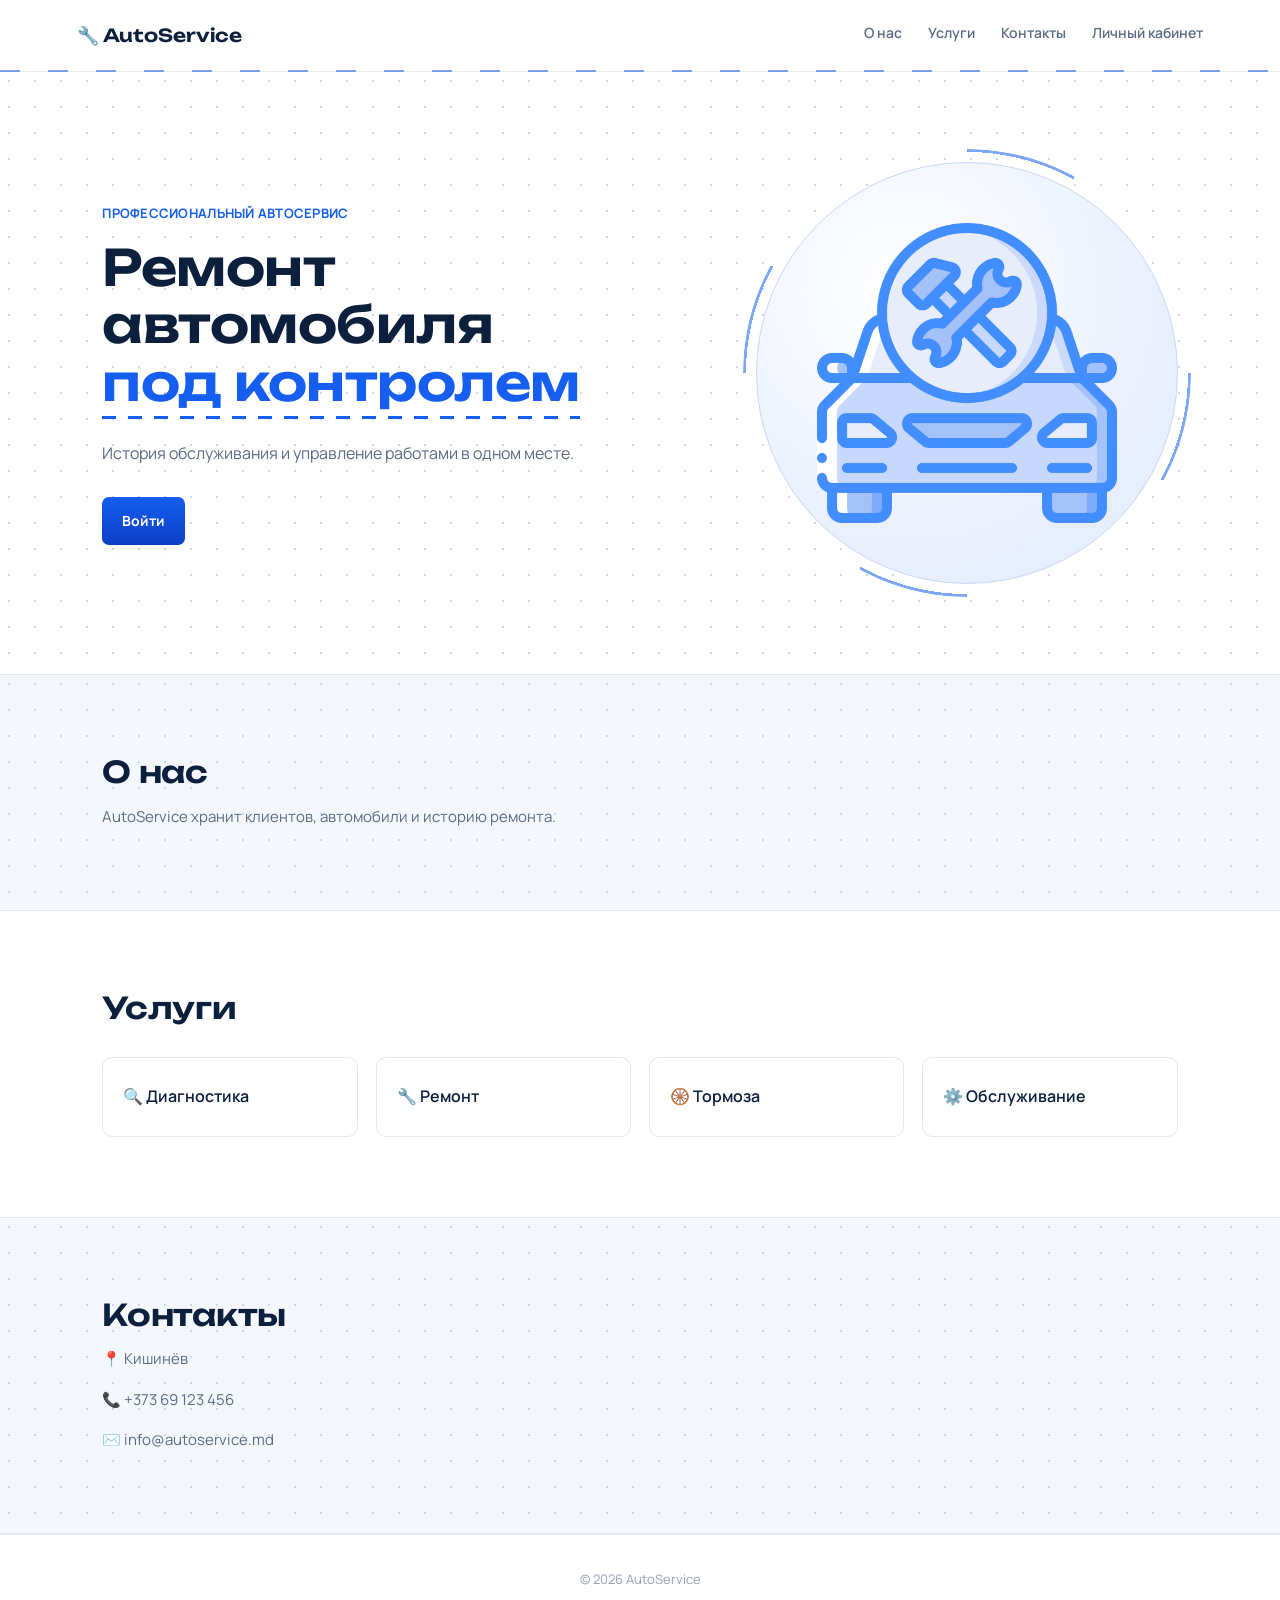
<file: index.html>
<!DOCTYPE html>
<html lang="ru">
 <head>
  <meta charset="utf-8"/>
  <meta content="width=device-width,initial-scale=1" name="viewport"/>
  <title>
   AutoService
  </title>
  <link href="style.css" rel="stylesheet"/>
  <script src="site.js"></script>
 </head>
 <body>
  <header>
   <a class="logo" href="index.html">
    🔧 AutoService
   </a>
   <nav>
    <a href="#about">
     О нас
    </a>
    <a href="#services">
     Услуги
    </a>
    <a href="#contacts">
     Контакты
    </a>
    <a href="login.html">
     Личный кабинет
    </a>
   </nav>
  </header>
  <section class="hero">
   <div>
    <small>
     ПРОФЕССИОНАЛЬНЫЙ АВТОСЕРВИС
    </small>
    <h1>
     Ремонт автомобиля
     <br/>
     <span>
      под контролем
     </span>
    </h1>
    <p>
     История обслуживания и управление работами в одном месте.
    </p>
    <a class="btn" href="login.html">
     Войти
    </a>
   </div>
   <div class="car">
    <img src="car.png" alt="">
   </div>
  </section>
  <section class="section dark" id="about">
   <h2>
    О нас
   </h2>
   <p>
    AutoService хранит клиентов, автомобили и историю ремонта.
   </p>
  </section>
  <section class="section" id="services">
   <h2>
    Услуги
   </h2>
   <div class="grid">
    <article>
     🔍 Диагностика
    </article>
    <article>
     🔧 Ремонт
    </article>
    <article>
     🛞 Тормоза
    </article>
    <article>
     ⚙️ Обслуживание
    </article>
   </div>
  </section>
  <section class="section dark" id="contacts">
   <h2>
    Контакты
   </h2>
   <p>
    📍 Кишинёв
   </p>
   <p>
    📞 +373 69 123 456
   </p>
   <p>
    ✉️ info@autoservice.md
   </p>
  </section>
  <footer>
   © 2026 AutoService
  </footer>
 </body>
</html>
</file>
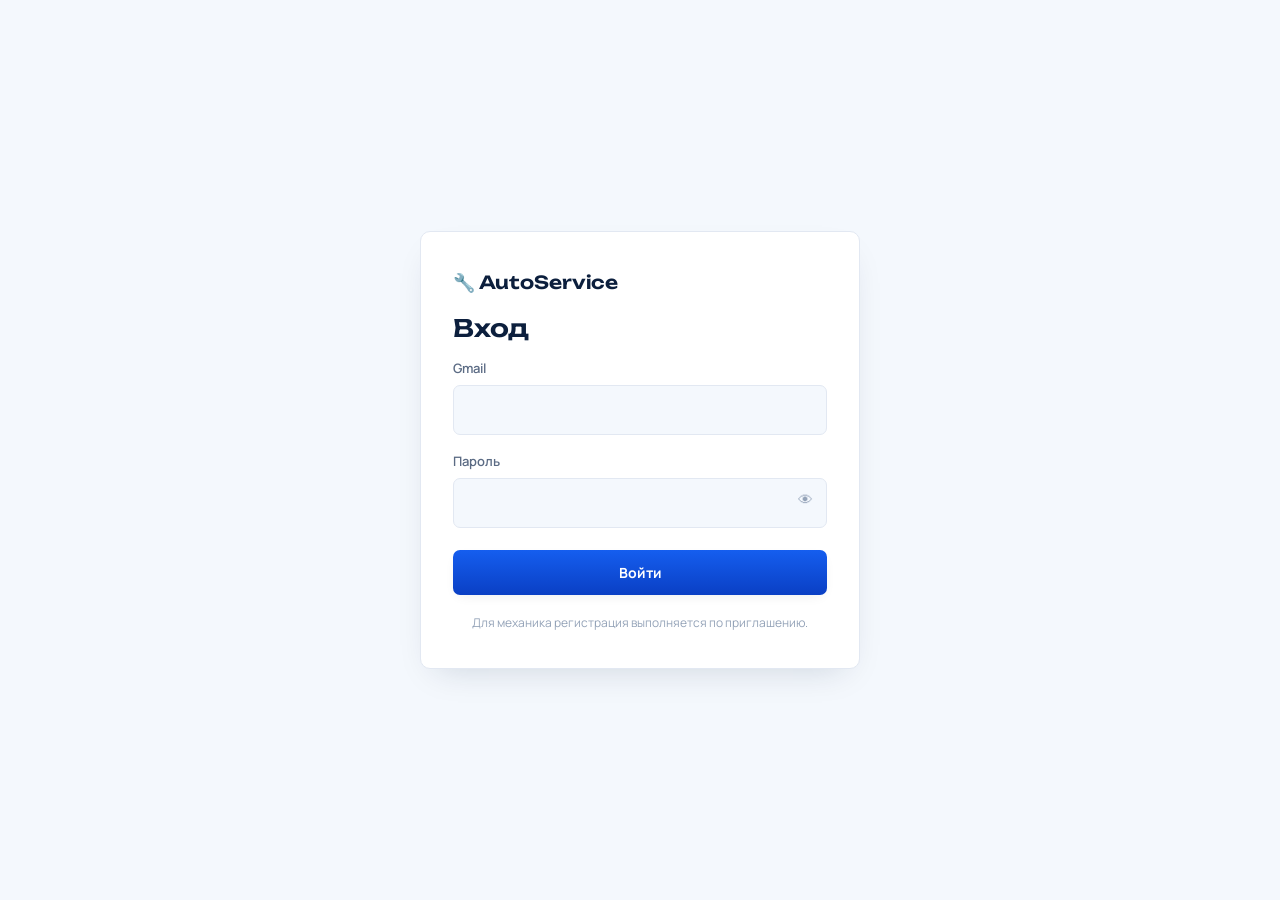
<file: client.html>
<!DOCTYPE html>
<html lang="ru">
 <head>
  <meta charset="utf-8"/>
  <title>
   Клиент
  </title>
  <link href="style.css" rel="stylesheet"/>
 </head>
 <body>
  <main class="dash">
   <div class="head">
    <h1 id="name">
     Личный кабинет
    </h1>
    <button class="secondary" onclick="logout()">
     Выйти
    </button>
   </div>
   <section class="panel">
    <div id="cars">
    </div>
   </section>
  </main>
  <script src="client.js">
  </script>
 </body>
</html>
</file>
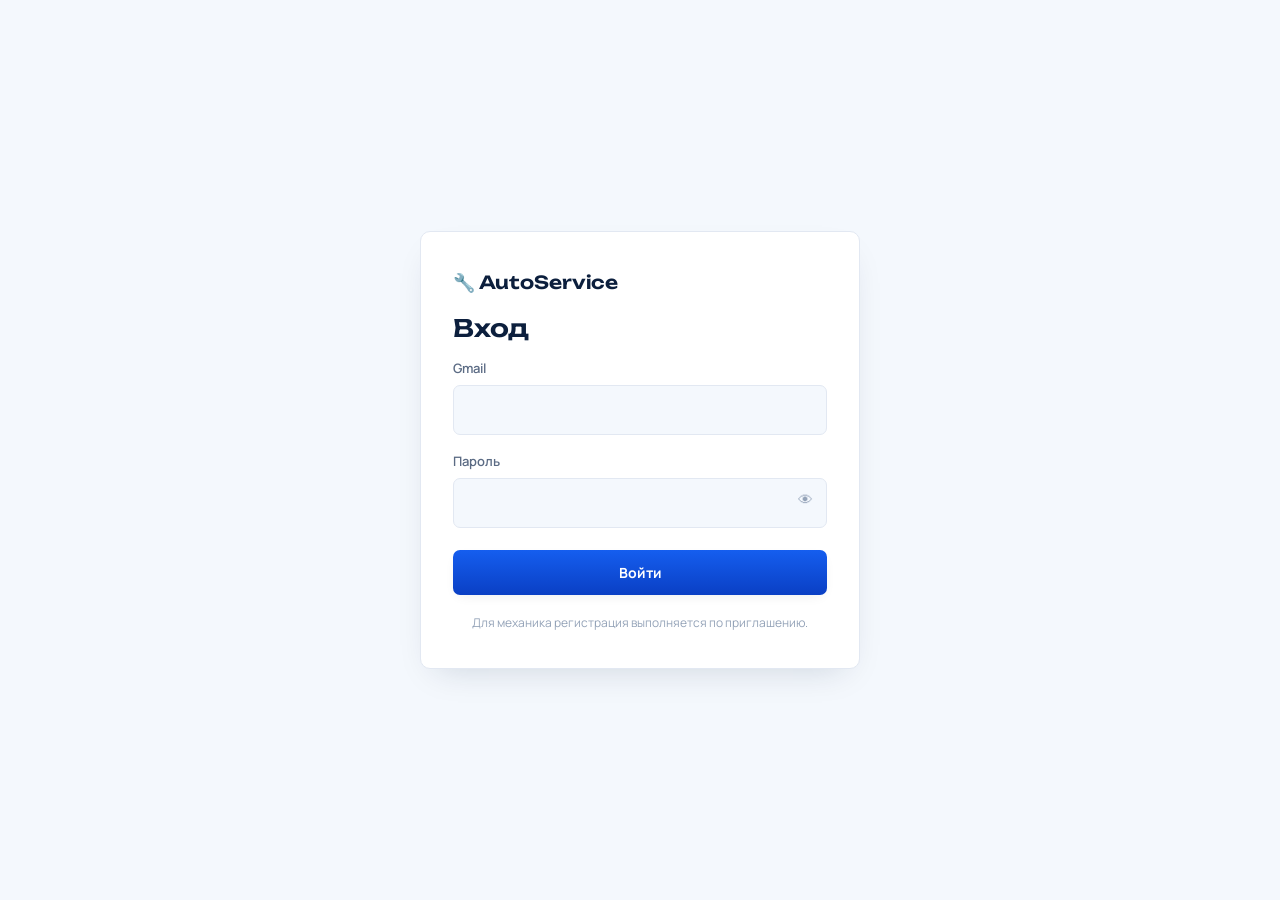
<file: login.html>
<!DOCTYPE html>
<html lang="ru">
 <head>
  <meta charset="utf-8"/>
  <meta content="width=device-width,initial-scale=1" name="viewport"/>
  <title>
   Вход
  </title>
  <link href="style.css" rel="stylesheet"/>
 </head>
 <body class="auth">
  <div class="box">
   <a class="logo" href="index.html">
    🔧 AutoService
   </a>
   <h1>
    Вход
   </h1>
   <div id="msg">
   </div>
   <form onsubmit="login(event)">
    <div class="field">
     <label>
      Gmail
     </label>
     <input id="email" required="" type="email"/>
    </div>
    <div class="field">
     <label>
      Пароль
     </label>
     <input id="password" required="" type="password"/>
    </div>
    <button class="primary">
     Войти
    </button>
   </form>
   <p class="hint">
    Для механика регистрация выполняется по приглашению.
   </p>
  </div>
  <script src="auth.js">
  </script>
 </body>
</html>
</file>
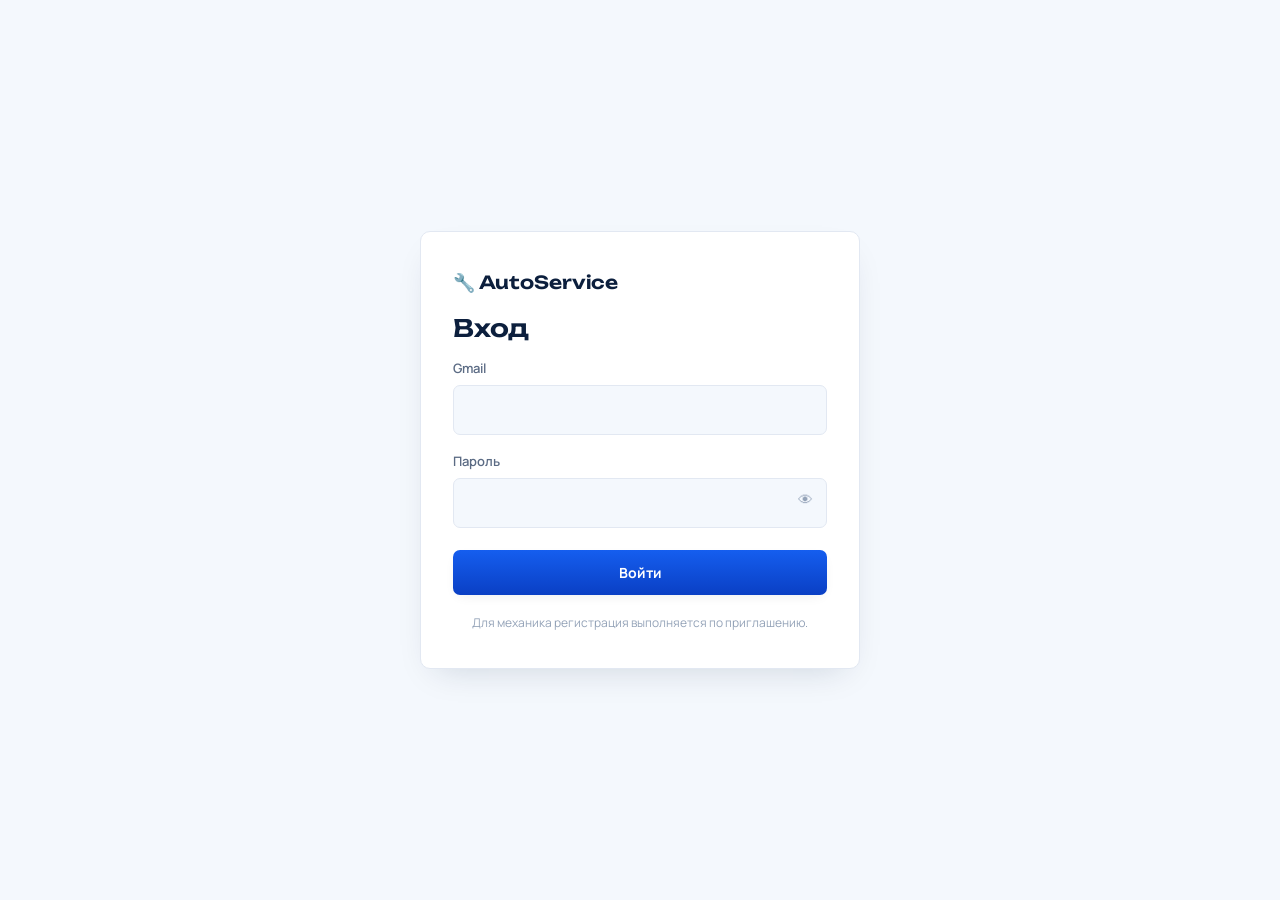
<file: manager.html>
<!DOCTYPE html>
<html lang="ru">
 <head>
  <meta charset="utf-8"/>
  <title>
   Управление
  </title>
  <link href="style.css" rel="stylesheet"/>
 </head>
 <body>
  <main class="dash">
   <div class="head">
    <h1>
     Управление механиками
    </h1>
    <button class="secondary" onclick="logout()">
     Выйти
    </button>
   </div>
   <div class="notice">
    Старший механик создаёт приглашение. Новый механик сам устанавливает пароль.
   </div>
   <section class="panel">
    <button class="primary" onclick="invite()">
     + Добавить механика
    </button>
    <div id="msg">
    </div>
    <table class="table">
     <thead>
      <tr>
       <th>
        Имя
       </th>
       <th>
        Gmail
       </th>
       <th>
        Роль
       </th>
       <th>
        Статус
       </th>
       <th>
       </th>
      </tr>
     </thead>
     <tbody id="list">
     </tbody>
    </table>
   </section>
  </main>
  <script src="manager.js">
  </script>
 </body>
</html>
</file>
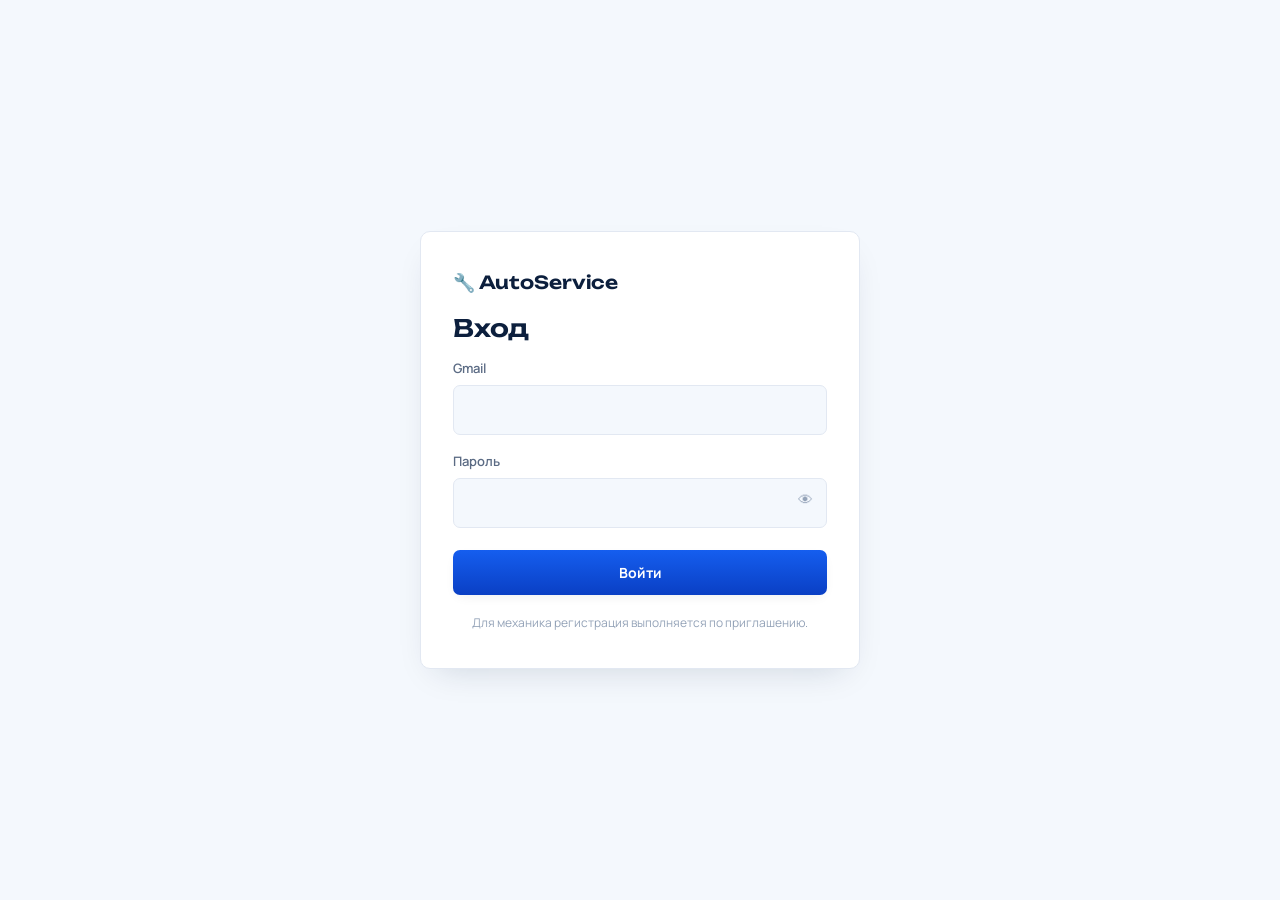
<file: mechanic.html>
<!DOCTYPE html>
<html lang="ru">
 <head>
  <meta charset="utf-8"/>
  <title>
   Кабинет механика
  </title>
  <link href="style.css" rel="stylesheet"/>
 </head>
 <body>
  <main class="dash">
   <div class="head">
    <h1>
     Клиенты
    </h1>
    <button class="secondary" onclick="logout()">
     Выйти
    </button>
   </div>
   <section class="panel">
    <div id="clients">
    </div>
   </section>
  </main>
  <div class="modal hidden" id="modal">
   <div class="modal-box">
    <h2>
     Добавить работу
    </h2>
    <div id="form">
    </div>
   </div>
  </div>
  <script src="mechanic.js">
  </script>
 </body>
</html>
</file>
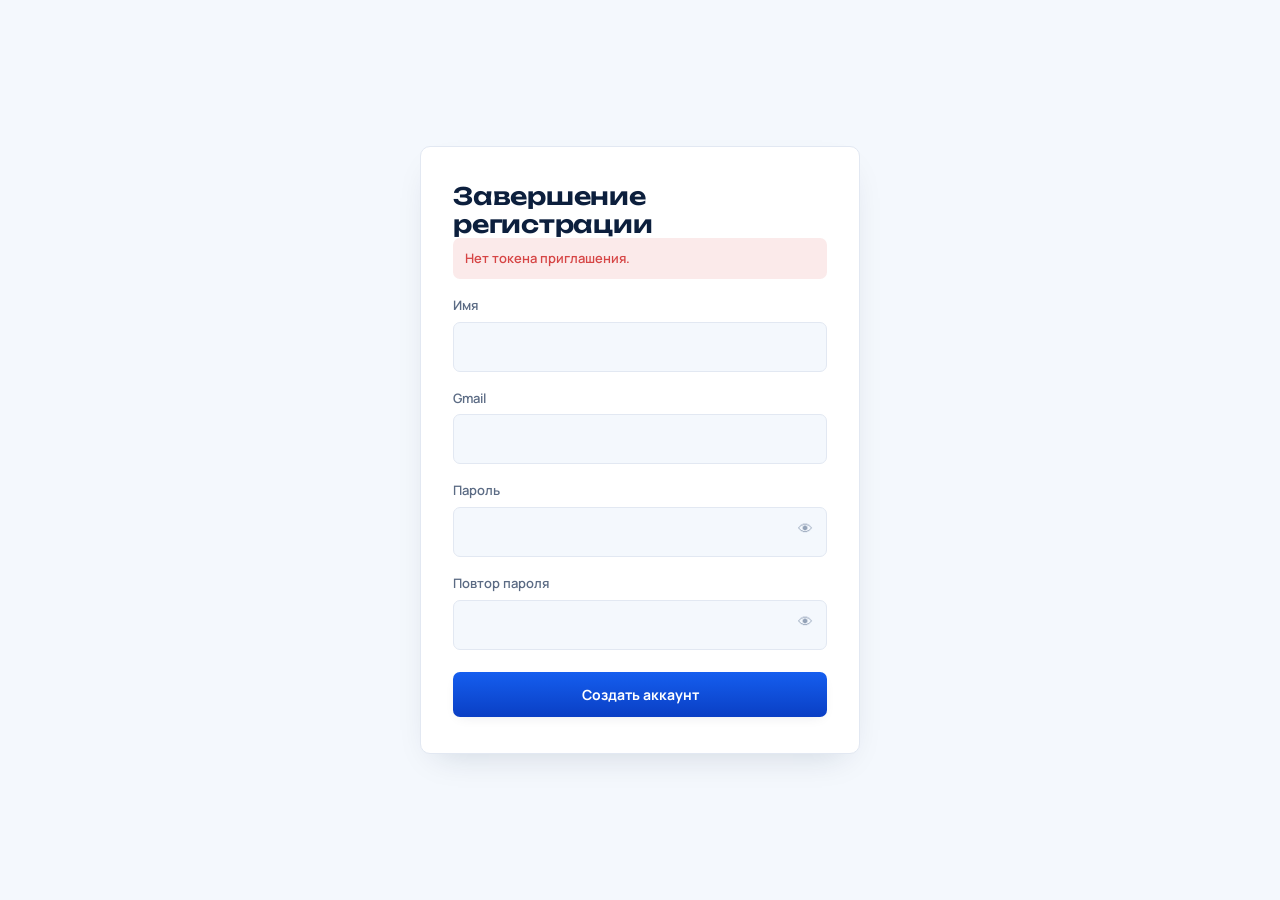
<file: register.html>
<!DOCTYPE html>
<html lang="ru">
 <head>
  <meta charset="utf-8"/>
  <meta content="width=device-width,initial-scale=1" name="viewport"/>
  <title>
   Завершение регистрации
  </title>
  <link href="style.css" rel="stylesheet"/>
 </head>
 <body class="auth">
  <div class="box">
   <h1>
    Завершение регистрации
   </h1>
   <div id="msg">
   </div>
   <form onsubmit="register(event)">
    <div class="field">
     <label>
      Имя
     </label>
     <input id="name" required=""/>
    </div>
    <div class="field">
     <label>
      Gmail
     </label>
     <input id="email" readonly="" type="email"/>
    </div>
    <div class="field">
     <label>
      Пароль
     </label>
     <input id="password" minlength="8" required="" type="password"/>
    </div>
    <div class="field">
     <label>
      Повтор пароля
     </label>
     <input id="password2" minlength="8" required="" type="password"/>
    </div>
    <button class="primary">
     Создать аккаунт
    </button>
   </form>
  </div>
  <script src="auth.js">
  </script>
 </body>
</html>
</file>
<file: style.css>
@import url('https://fonts.googleapis.com/css2?family=Unbounded:wght@500;600;700&family=Manrope:wght@400;500;600;700;800&display=swap');

/* ============ Tokens ============ */
:root{
    --bg:#ffffff;
    --bg-soft:#f4f8fd;
    --ink:#0c1f3d;
    --ink-soft:#5b6b84;
    --ink-faint:#94a3b8;
    --blue:#155eef;
    --blue-deep:#0a3fc4;
    --blue-light:#e7eefd;
    --blue-line:#c7d7f7;
    --line:#e2e8f2;
    --success:#12946a;
    --success-bg:#e5f6ef;
    --danger:#d64545;
    --danger-bg:#fbeaea;
    --radius:10px;
    --radius-sm:7px;
    --shadow:0 14px 34px -16px rgba(12,31,61,.18);
    --shadow-sm:0 4px 14px -6px rgba(12,31,61,.12);
    --font-display:'Unbounded','Manrope',sans-serif;
    --font-body:'Manrope','Segoe UI',sans-serif;
}

*{box-sizing:border-box}
html{scroll-behavior:smooth}
body{
    margin:0;
    background:var(--bg);
    color:var(--ink);
    font:15px/1.6 var(--font-body);
    -webkit-font-smoothing:antialiased;
}
h1,h2{font-family:var(--font-display);color:var(--ink);margin:0;line-height:1.15;letter-spacing:-.01em}
p{margin:0}
a{color:inherit}
button{font-family:var(--font-body)}
::selection{background:var(--blue-light);color:var(--blue-deep)}
:focus-visible{outline:2px solid var(--blue);outline-offset:2px;border-radius:4px}

/* ============ Motion ============ */
@keyframes fadeUp{from{opacity:0;transform:translateY(18px)}to{opacity:1;transform:translateY(0)}}
@keyframes roadDash{to{background-position:-48px 0}}
@keyframes idleFloat{0%,100%{transform:translateY(0) rotate(0deg)}50%{transform:translateY(-9px) rotate(-1.5deg)}}
@keyframes pulseRing{0%{box-shadow:0 0 0 0 rgba(21,94,239,.32)}70%{box-shadow:0 0 0 20px rgba(21,94,239,0)}100%{box-shadow:0 0 0 0 rgba(21,94,239,0)}}
@keyframes dialSpin{to{transform:rotate(360deg)}}
@keyframes dotPulse{0%,100%{opacity:1}50%{opacity:.35}}
@keyframes shimmer{to{background-position:-200% 0}}
@keyframes shake{10%,90%{transform:translateX(-1px)}20%,80%{transform:translateX(2px)}30%,50%,70%{transform:translateX(-4px)}40%,60%{transform:translateX(4px)}}
@keyframes spin{to{transform:rotate(360deg)}}
@keyframes toastIn{from{opacity:0;transform:translateY(-10px) scale(.96)}to{opacity:1;transform:translateY(0) scale(1)}}

@media (prefers-reduced-motion: reduce){
    *{animation-duration:.001ms !important;animation-iteration-count:1 !important;transition-duration:.001ms !important}
}

/* Blueprint dot-grid backdrop, used behind hero / dark sections */
.hero,.dark{
    background-image:radial-gradient(var(--blue-line) 1px, transparent 1px);
    background-size:26px 26px;
    background-position:-4px -4px;
}
.hero{background-color:var(--bg)}
.dark{background-color:var(--bg-soft)}

/* Reveal-on-scroll utility (toggled by JS, see site.js) */
.reveal{opacity:0;transform:translateY(24px);transition:opacity .6s ease, transform .6s ease}
.reveal.in-view{opacity:1;transform:translateY(0)}

/* ============ Header ============ */
header{
    height:72px;
    background:rgba(255,255,255,.9);
    backdrop-filter:blur(8px);
    display:flex;
    align-items:center;
    padding:0 6%;
    gap:28px;
    position:sticky;
    top:0;
    z-index:5;
    border-bottom:1px solid var(--line);
    transition:height .25s ease, box-shadow .25s ease;
}
header.scrolled{height:58px;box-shadow:var(--shadow-sm)}
header::after{
    content:"";
    position:absolute;
    left:0;right:0;bottom:-1px;
    height:2px;
    background-image:repeating-linear-gradient(90deg,var(--blue) 0 20px,transparent 20px 48px);
    opacity:.55;
    animation:roadDash 2.4s linear infinite;
}
.logo{color:var(--ink);text-decoration:none;font-family:var(--font-display);font-size:18px;font-weight:600}
nav{display:flex;gap:26px;margin-left:auto}
nav a{color:var(--ink-soft);text-decoration:none;font-weight:600;font-size:14px;position:relative;padding-bottom:4px;transition:color .2s ease}
nav a::after{content:"";position:absolute;left:0;bottom:0;width:0;height:2px;background:var(--blue);transition:width .25s ease}
nav a:hover{color:var(--ink)}
nav a:hover::after{width:100%}

/* Mobile nav toggle (injected by site.js, hidden unless present) */
.nav-toggle{
    display:none;
    margin-left:auto;
    width:38px;height:38px;
    border:1px solid var(--line);
    border-radius:var(--radius-sm);
    background:#fff;
    cursor:pointer;
    position:relative;
}
.nav-toggle span,.nav-toggle span::before,.nav-toggle span::after{
    content:"";
    position:absolute;left:9px;right:9px;height:2px;background:var(--ink);
    transition:transform .2s ease, opacity .2s ease;
}
.nav-toggle span{top:18px}
.nav-toggle span::before{top:-7px}
.nav-toggle span::after{top:7px}
.nav-toggle.open span{background:transparent}
.nav-toggle.open span::before{transform:translateY(7px) rotate(45deg)}
.nav-toggle.open span::after{transform:translateY(-7px) rotate(-45deg)}

/* ============ Hero ============ */
.hero{
    min-height:520px;
    padding:90px 8%;
    display:flex;
    align-items:center;
    justify-content:space-between;
    gap:40px;
    overflow:hidden;
    position:relative;
}
.hero > div:first-child{max-width:600px;animation:fadeUp .7s cubic-bezier(.2,.7,.2,1) both}
.hero small{color:var(--blue);font-weight:700;font-size:13px;letter-spacing:.02em}
.hero h1{font-size:50px;margin-top:14px;font-weight:600;animation:fadeUp .7s cubic-bezier(.2,.7,.2,1) .12s both}
.hero span{
    color:var(--blue);
    position:relative;
    display:inline-block;
    background-image:repeating-linear-gradient(90deg,var(--blue) 0 14px,transparent 14px 26px);
    background-position:0 100%;
    background-size:26px 3px;
    background-repeat:repeat-x;
    padding-bottom:8px;
    animation:roadDash 1.8s linear infinite;
}
.hero p{color:var(--ink-soft);max-width:520px;line-height:1.75;margin-top:20px;font-size:16px;animation:fadeUp .7s cubic-bezier(.2,.7,.2,1) .22s both}
.hero .btn{margin-top:30px;animation:fadeUp .7s cubic-bezier(.2,.7,.2,1) .32s both}

/* Speedometer-style gauge that carries the car emoji */
.car{
    background:radial-gradient(circle at 35% 30%, #ffffff, var(--blue-light) 70%);
    border:1px solid var(--blue-line);
    padding:60px;
    border-radius:50%;
    display:flex;
    align-items:center;
    justify-content:center;
    flex-shrink:0;
    position:relative;
    animation:idleFloat 5s ease-in-out infinite, pulseRing 3.2s ease-out infinite;
}
.car::before{
    content:"";
    position:absolute;
    inset:-14px;
    border-radius:50%;
    background:conic-gradient(from 0deg, var(--blue) 0 8%, transparent 8% 25%, var(--blue) 25% 33%, transparent 33% 50%, var(--blue) 50% 58%, transparent 58% 75%, var(--blue) 75% 83%, transparent 83% 100%);
    -webkit-mask:radial-gradient(farthest-side, transparent calc(100% - 3px), #000 calc(100% - 3px));
    mask:radial-gradient(farthest-side, transparent calc(100% - 3px), #000 calc(100% - 3px));
    opacity:.55;
    animation:dialSpin 14s linear infinite;
}

.car img {
    width: 300px; /* Укажите нужный размер (например, 30px, 40px, 50px) */
    height: auto;
    object-fit: contain;
}

/* ============ Buttons ============ */
.btn,.primary{
    background:linear-gradient(180deg,var(--blue),var(--blue-deep));
    color:#fff;
    border:0;
    border-radius:var(--radius-sm);
    padding:13px 20px;
    text-decoration:none;
    cursor:pointer;
    font-weight:700;
    font-size:14px;
    display:inline-flex;
    align-items:center;
    gap:9px;
    box-shadow:var(--shadow-sm);
    position:relative;
    overflow:hidden;
    transition:transform .18s ease, box-shadow .18s ease, filter .18s ease, opacity .18s ease;
}
.btn::before,.primary::before{
    content:"";
    position:absolute;
    top:0;bottom:0;left:-60%;
    width:40%;
    background:linear-gradient(115deg,transparent,rgba(255,255,255,.35),transparent);
    transform:skewX(-20deg);
    transition:left .5s ease;
}
.btn:hover::before,.primary:hover::before{left:130%}
.btn:hover,.primary:hover{transform:translateY(-2px);box-shadow:var(--shadow);filter:brightness(1.04)}
.btn:active,.primary:active{transform:translateY(0)}
.btn[disabled],.primary[disabled]{opacity:.65;cursor:not-allowed;transform:none}

.secondary{
    background:#fff;
    border:1px solid var(--blue-line);
    color:var(--blue-deep);
    padding:11px 18px;
    border-radius:var(--radius-sm);
    cursor:pointer;
    font-weight:700;
    font-size:14px;
    transition:background .18s ease, border-color .18s ease, transform .18s ease;
}
.secondary:hover{background:var(--blue-light);border-color:var(--blue);transform:translateY(-1px)}

.danger{
    background:#fff;
    border:1px solid #f0c6c6;
    color:var(--danger);
    padding:8px 12px;
    border-radius:var(--radius-sm);
    cursor:pointer;
    font-weight:700;
    font-size:13px;
    transition:background .18s ease, color .18s ease;
}
.danger:hover{background:var(--danger-bg)}

/* Inline button spinner: <span class="spinner"></span> */
.spinner{
    width:14px;height:14px;
    border:2px solid rgba(255,255,255,.5);
    border-top-color:#fff;
    border-radius:50%;
    animation:spin .7s linear infinite;
    display:inline-block;
}

/* ============ Sections ============ */
.section{padding:80px 8%;max-width:1400px;margin:auto}
.dark{max-width:none;border-top:1px solid var(--line);border-bottom:1px solid var(--line)}
.section h2{font-size:30px;font-weight:600}
.section p{color:var(--ink-soft);line-height:1.75;margin-top:14px;max-width:640px}
.grid{display:grid;grid-template-columns:repeat(4,1fr);gap:18px;margin-top:32px}
.grid article{
    background:#fff;
    border:1px solid var(--line);
    border-radius:var(--radius);
    padding:26px 20px;
    font-size:16px;
    font-weight:600;
    display:flex;
    align-items:center;
    gap:12px;
    transition:transform .2s ease, box-shadow .2s ease, border-color .2s ease;
}
.grid article:hover{transform:translateY(-4px);box-shadow:var(--shadow-sm);border-color:var(--blue-line)}

footer{padding:34px 8%;color:var(--ink-faint);font-size:13px;text-align:center;border-top:1px solid var(--line)}

/* ============ Auth (login / register) ============ */
.auth{min-height:100vh;display:flex;align-items:center;justify-content:center;background:var(--bg-soft);padding:20px}
.box{
    width:min(440px,100%);
    background:#fff;
    padding:36px 32px;
    border:1px solid var(--line);
    border-radius:var(--radius);
    box-shadow:var(--shadow);
    animation:fadeUp .5s cubic-bezier(.2,.7,.2,1) both;
}
.box.shake{animation:shake .4s ease}
.box .logo{display:block;margin-bottom:18px}
.box h1{font-size:24px;font-weight:600}
.field{margin:16px 0;position:relative}
.field label{display:block;color:var(--ink-soft);font-size:13px;font-weight:600;margin-bottom:6px}
.field input,.field textarea{
    width:100%;
    padding:12px 13px;
    background:var(--bg-soft);
    border:1px solid var(--line);
    border-radius:var(--radius-sm);
    color:var(--ink);
    font:inherit;
    transition:border-color .18s ease, box-shadow .18s ease, background .18s ease;
}
.field input:hover,.field textarea:hover{border-color:var(--blue-line)}
.field input:focus,.field textarea:focus{outline:none;border-color:var(--blue);background:#fff;box-shadow:0 0 0 4px var(--blue-light)}
.field textarea{min-height:90px;resize:vertical}
.field.has-toggle input{padding-right:42px}
.pw-toggle{
    position:absolute;
    right:8px;top:34px;
    width:28px;height:28px;
    border:0;background:transparent;
    color:var(--ink-faint);
    cursor:pointer;
    font-size:15px;
    line-height:28px;
    text-align:center;
    border-radius:6px;
    transition:color .15s ease, background .15s ease;
}
.pw-toggle:hover{color:var(--blue);background:var(--blue-light)}
.box .primary{width:100%;margin-top:6px;justify-content:center}
.error{color:var(--danger);background:var(--danger-bg);padding:10px 12px;border-radius:var(--radius-sm);font-size:13px;font-weight:600;animation:fadeUp .3s ease both}
.success{color:var(--success);background:var(--success-bg);padding:10px 12px;border-radius:var(--radius-sm);font-size:13px;font-weight:600;animation:fadeUp .3s ease both}
#msg:empty{display:none}
.hint{color:var(--ink-faint);font-size:12px;margin-top:18px;text-align:center}

/* ============ Dashboards ============ */
.dash{max-width:1450px;margin:auto;padding:40px 6% 80px}
.head{display:flex;justify-content:space-between;align-items:center;gap:15px;padding-bottom:22px;border-bottom:1px solid var(--line);margin-bottom:26px}
.head h1{font-size:24px;font-weight:600}
.layout{display:grid;grid-template-columns:240px 1fr;gap:20px}
.sidebar{padding:14px}
.sidebar a{display:block;color:var(--ink-soft);text-decoration:none;font-weight:600;padding:11px 12px;border-radius:var(--radius-sm);transition:background .18s ease, color .18s ease}
.sidebar a:hover{background:var(--blue-light);color:var(--blue-deep)}

.panel{background:#fff;border:1px solid var(--line);border-radius:var(--radius);padding:24px}

.card{
    background:#fff;
    border:1px solid var(--line);
    border-radius:var(--radius);
    padding:22px;
    margin-bottom:16px;
    transition:box-shadow .2s ease, border-color .2s ease;
    animation:fadeUp .45s cubic-bezier(.2,.7,.2,1) both;
    animation-delay:calc(var(--i,0) * 70ms);
}
.card:hover{box-shadow:var(--shadow-sm);border-color:var(--blue-line)}
.card h2{font-size:18px;font-weight:600}
.card > p{color:var(--ink-soft);margin-top:6px;font-size:14px}

.table{width:100%;border-collapse:collapse;margin-top:18px}
.table th,.table td{padding:13px 12px;border-bottom:1px solid var(--line);text-align:left}
.table th{color:var(--ink-soft);font-weight:700;font-size:13px}
.table tbody tr{transition:background .15s ease;animation:fadeUp .35s ease both;animation-delay:calc(var(--i,0) * 50ms)}
.table tbody tr:hover{background:var(--bg-soft)}
.role{color:var(--blue-deep);background:var(--blue-light);font-weight:700;font-size:12px;padding:4px 10px;border-radius:999px;display:inline-block}

/* Status pill: <span class="status active">Активен</span> / <span class="status blocked">Заблокирован</span> */
.status{display:inline-flex;align-items:center;gap:7px;font-weight:700;font-size:13px}
.status::before{content:"";width:8px;height:8px;border-radius:50%;flex-shrink:0}
.status.active{color:var(--success)}
.status.active::before{background:var(--success);animation:dotPulse 2s ease-in-out infinite}
.status.blocked{color:var(--danger)}
.status.blocked::before{background:var(--danger)}

.notice{background:var(--blue-light);color:var(--blue-deep);padding:14px 16px;border-left:3px solid var(--blue);border-radius:0 var(--radius-sm) var(--radius-sm) 0;margin:18px 0;font-size:14px;font-weight:600}

.history{
    background:var(--bg-soft);
    border-left:3px solid var(--blue);
    border-radius:0 var(--radius-sm) var(--radius-sm) 0;
    padding:16px;
    margin:12px 0;
    transition:transform .18s ease, box-shadow .18s ease;
    animation:fadeUp .4s ease both;
    animation-delay:calc(var(--i,0) * 60ms);
}
.history:hover{transform:translateX(3px);box-shadow:var(--shadow-sm)}
.history b{color:var(--ink)}
.history p{color:var(--ink-soft);margin-top:4px}
.history small{color:var(--ink-faint)}
.green{border-color:var(--success);background:var(--success-bg)}

/* Skeleton loading state: <div class="skeleton" style="height:90px"></div> */
.skeleton{
    border-radius:var(--radius);
    background:linear-gradient(90deg,var(--bg-soft) 25%, var(--blue-light) 37%, var(--bg-soft) 63%);
    background-size:200% 100%;
    animation:shimmer 1.4s ease-in-out infinite;
    margin-bottom:16px;
}

/* ============ Modal ============ */
.modal{position:fixed;inset:0;background:rgba(12,31,61,.45);backdrop-filter:blur(3px);display:flex;align-items:center;justify-content:center;padding:20px;opacity:0;transition:opacity .2s ease}
.modal.hidden{display:none;opacity:0}
.modal:not(.hidden){opacity:1}
.modal-box{background:#fff;padding:30px;border:1px solid var(--line);border-radius:var(--radius);box-shadow:var(--shadow);width:min(520px,100%);transform:translateY(14px) scale(.98);transition:transform .25s cubic-bezier(.2,.7,.2,1)}
.modal:not(.hidden) .modal-box{transform:translateY(0) scale(1)}
.modal-box h2{font-size:20px;font-weight:600;margin-bottom:6px}

/* ============ Toasts ============ */
.toast-container{position:fixed;top:20px;right:20px;z-index:50;display:flex;flex-direction:column;gap:10px}
.toast{
    background:#fff;
    border:1px solid var(--line);
    border-left:3px solid var(--blue);
    border-radius:var(--radius-sm);
    box-shadow:var(--shadow);
    padding:13px 16px;
    font-size:14px;
    font-weight:600;
    color:var(--ink);
    min-width:220px;
    animation:toastIn .25s cubic-bezier(.2,.7,.2,1) both;
}
.toast.success{border-left-color:var(--success)}
.toast.error{border-left-color:var(--danger)}
.toast.leaving{animation:toastIn .2s ease reverse both}

/* ============ Responsive ============ */
@media(max-width:800px){
    nav{position:fixed;top:72px;left:0;right:0;background:#fff;flex-direction:column;padding:14px 6%;gap:4px;border-bottom:1px solid var(--line);transform:translateY(-8px);opacity:0;pointer-events:none;transition:opacity .2s ease, transform .2s ease}
    nav.open{opacity:1;transform:translateY(0);pointer-events:auto}
    nav a{padding:12px 4px}
    .nav-toggle{display:block}
    .grid{grid-template-columns:1fr 1fr}
    .layout{grid-template-columns:1fr}
    .car{display:none}
    .hero{padding:60px 6%}
}
@media(max-width:500px){
    .grid{grid-template-columns:1fr}
    .hero h1{font-size:36px}
    .box{padding:28px 22px}
    .head{flex-wrap:wrap}
    .toast-container{left:16px;right:16px;top:16px}
    .toast{min-width:0}
}
</file>
